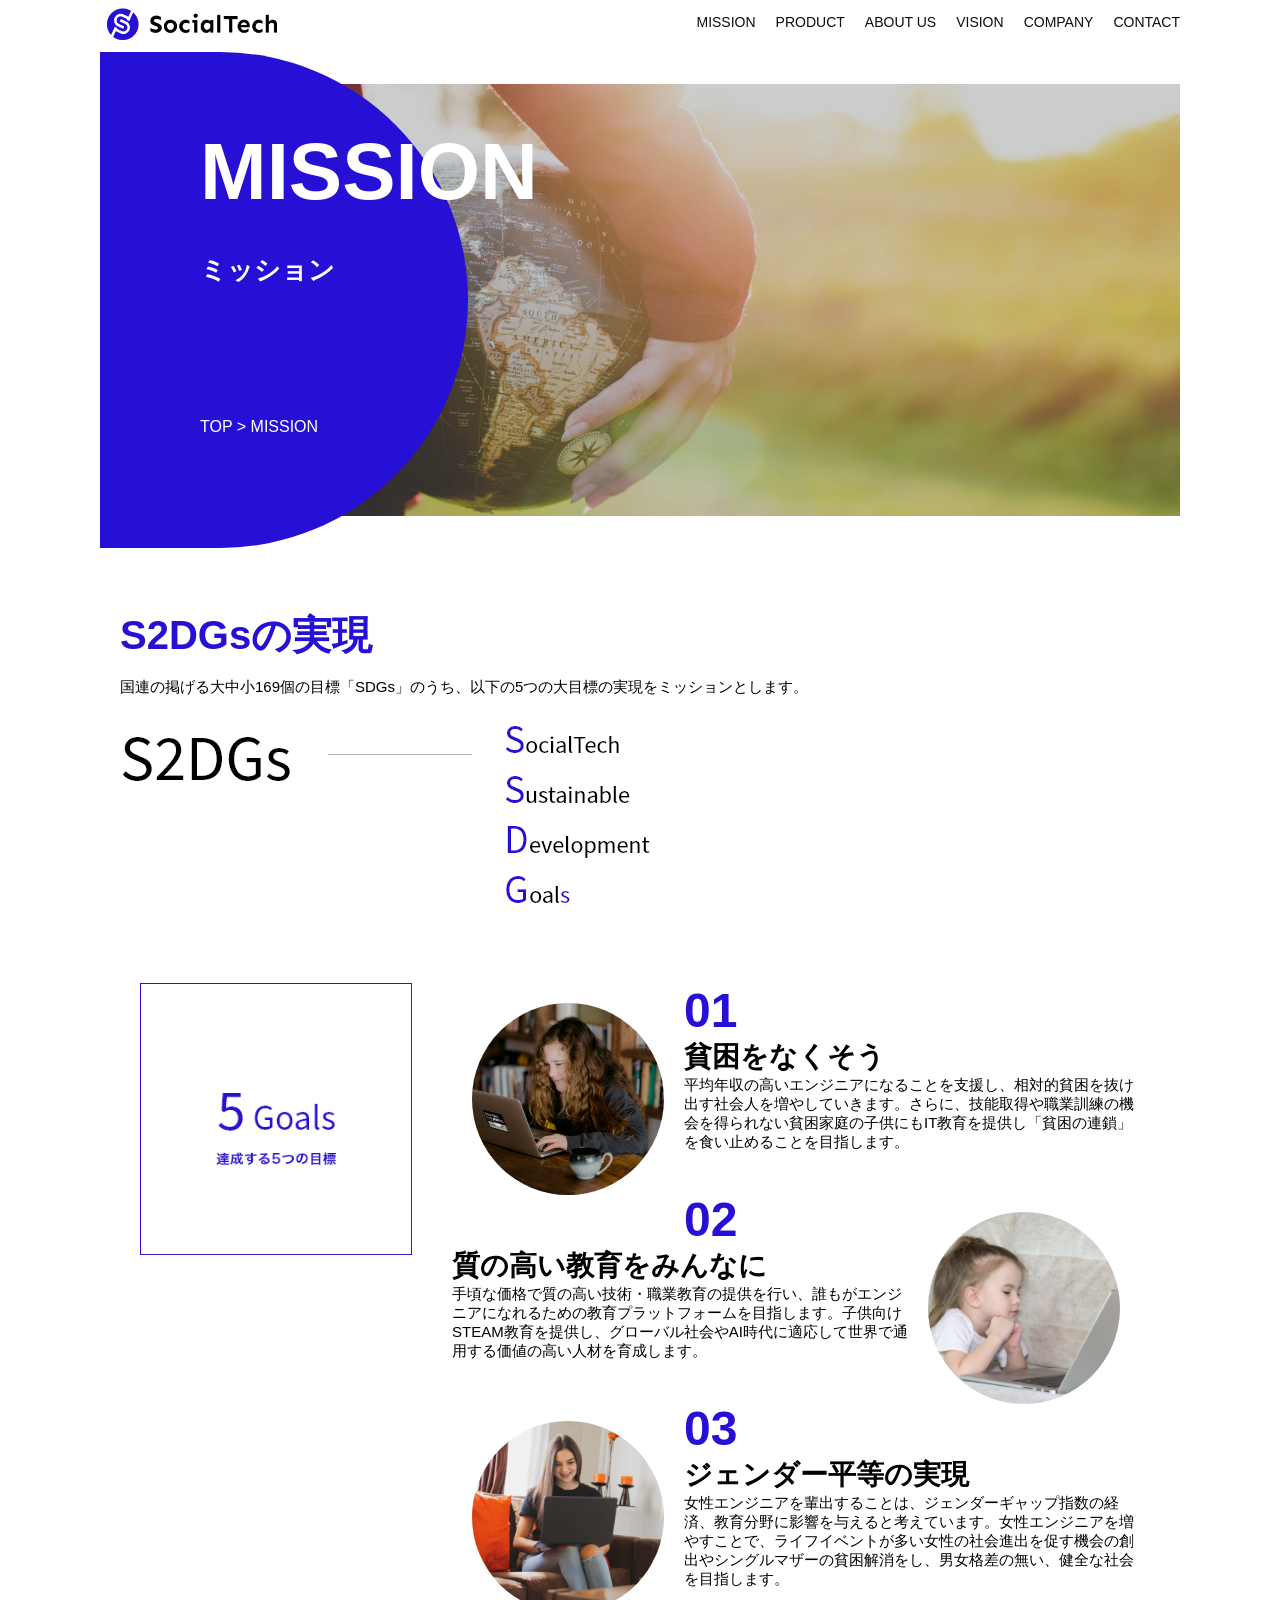
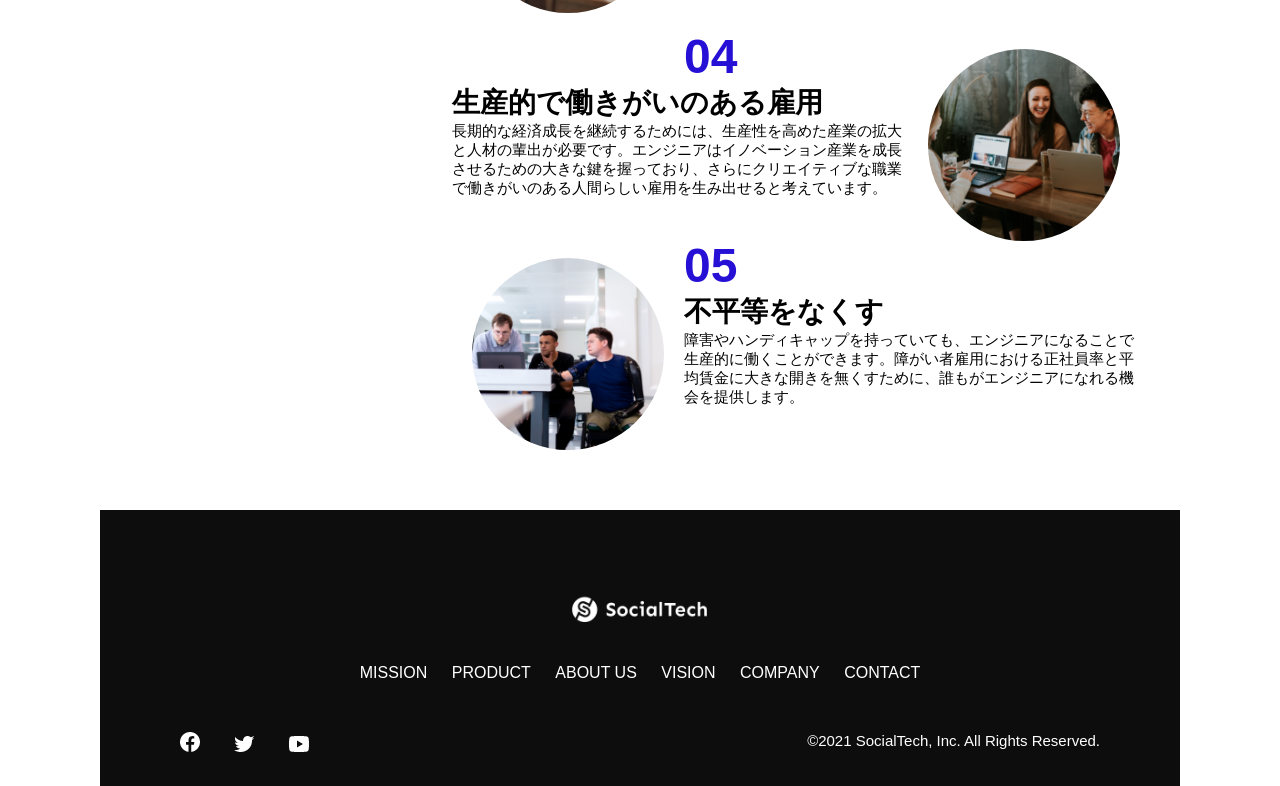
<file: kadai_tutorial_output/mission.html>
<!DOCTYPE html>
<html>
  <head>
    <title>SocialTech - MISSION ミッション -</title>
    <meta charset="UTF-8">
  <meta name="description" content="SocialTechが目指す5つの目標（S2DGs）を紹介します">
  <meta name="viewport" content="width=device-width, initial-scale=1.0">
  <link rel="stylesheet" href="style.css">
  </head>

  <body>
    <!-- ヘッダー -->
    <header>
      <!-- ロゴ -->
      <a href="index.html" id="logo">
        <img src="images/logo.png" alt="トップページに戻る">
      </a>

      <!-- PC用ナビゲーション -->
      <nav id="nav-pc">
        <ul>
          <li><a href="mission.html">MISSION</a></li>
          <li><a href="product.html">PRODUCT</a></li>
          <li><a href="index.html#aboutus">ABOUT US</a></li>
          <li><a href="index.html#vision">VISION</a></li>
          <li><a href="index.html#company">COMPANY</a></li>
          <li><a href="index.html#contact">CONTACT</a></li>
        </ul>
      </nav>

      <!-- スマホ用メニューボタン -->
      <button id="menu-sp" onclick="document.getElementById('nav-sp').style.display = 'block'">
        <img src="images/button-menu.png" alt="ナビゲーションを開く">
      </button>

      <!-- スマホ用ナビゲーション -->
      <div id="nav-sp">
        <button id="close" onclick="document.getElementById('nav-sp').style.display = 'none'">
          <img src="images/button-close.png" alt="ナビゲーションを閉じる">
        </button>

        <nav>
          <ul>
            <li>
              <a id="logo-sp" href="index.html" onclick="document.getElementById('nav-sp').style.display = 'none'"><img src="images/logo-sp.png" alt="トップページに戻る"></a>
            </li>
            <li><a class="menu" href="mission.html" onclick="document.getElementById('nav-sp').style.display = 'none'">MISSION</a></li>
            <li><a class="menu" href="product.html" onclick="document.getElementById('nav-sp').style.display = 'none'">PRODUCT</a></li>
            <li><a class="menu" href="index.html#aboutus" onclick="document.getElementById('nav-sp').style.display = 'none'">ABOUT US</a></li>
            <li><a class="menu" href="index.html#vision" onclick="document.getElementById('nav-sp').style.display = 'none'">VISION</a></li>
            <li><a class="menu" href="index.html#company" onclick="document.getElementById('nav-sp').style.display = 'none'">COMPANY</a></li>
            <li><a class="menu" href="index.html#contact" onclick="document.getElementById('nav-sp').style.display = 'none'">CONTACT</a></li>
          </ul>
        </nav>
        <div id="sns">
          <a href="https://www.facebook.com/sejuku2013">
            <img src="images/button-facebook.png" alt="Facebookのリンク">
          </a>
          <a href="https://twitter.com/samuraijuku">
            <img src="images/button-twitter.png" alt="Twitterのリンク">
          </a>
          <a href="https://www.youtube.com/channel/UCCFOQO5aDK0xXam4cUQXT8g">
            <img src="images/button-youtube.png" alt="YouTubeのリンク">
          </a>
        </div>
      </div>
    </header>

    <main>
      <article>
        <section id="mission-main">
           <div class="mission-main-inner">
             <div id="mission-title">
               <h1>MISSION<br><span>ミッション</span></h1>
               <p>TOP > MISSION</p>
             </div>
           </div>
         </section>

         <section id="mission-s2dgs">
          <h2 class="mission-h2">S2DGsの実現</h2>
        <p>国連の掲げる大中小169個の目標「SDGs」のうち、以下の5つの大目標の実現をミッションとします。</p>
         <img src="images/mission/mission-s2dgs.png" alt="S2DGs">
          </section> 

          <section id="mission-five-goals">
           <div class="five-goals-image">
             <img src="images/mission/mission-5goals.png" alt="5Goals">
           </div>
           <div class="five-goals-read">
             <div>
               <img class="fivegoals-image-left" src="images/mission/mission-5goals01.png" alt="PCを操作する女の子">
               <span class="fivegoals-number">01</span>
               <h3 class="fivegoals-h3">貧困をなくそう</h3>
               <p class="fivegoals-p">平均年収の高いエンジニアになることを支援し、相対的貧困を抜け出す社会人を増やしていきます。さらに、技能取得や職業訓練の機会を得られない貧困家庭の子供にもIT教育を提供し「貧困の連鎖」を食い止めることを目指します。</p>
             </div>
             <div>
               <img class="fivegoals-image-right" src="images/mission/mission-5goals02.png" alt="PCを見つめる小さい女の子">
               <span class="fivegoals-number">02</span>
               <h3 class="fivegoals-h3">質の高い教育をみんなに</h3>
               <p class="fivegoals-p">手頃な価格で質の高い技術・職業教育の提供を行い、誰もがエンジニアになれるための教育プラットフォームを目指します。子供向けSTEAM教育を提供し、グローバル社会やAI時代に適応して世界で通用する価値の高い人材を育成します。</p>
             </div>
             <div>
               <img class="fivegoals-image-left" src="images/mission/mission-5goals03.png" alt="PCを操作する女性">
               <span class="fivegoals-number">03</span>
               <h3 class="fivegoals-h3">ジェンダー平等の実現</h3>
               <p class="fivegoals-p">女性エンジニアを輩出することは、ジェンダーギャップ指数の経済、教育分野に影響を与えると考えています。女性エンジニアを増やすことで、ライフイベントが多い女性の社会進出を促す機会の創出やシングルマザーの貧困解消をし、男女格差の無い、健全な社会を目指します。</p>
             </div>
             <div>
               <img class="fivegoals-image-right" src="images/mission/mission-5goals04.png" alt="笑顔で話し合う3人の男女">
               <span class="fivegoals-number">04</span>
               <h3 class="fivegoals-h3">生産的で働きがいのある雇用</h3>
               <p class="fivegoals-p">長期的な経済成長を継続するためには、生産性を高めた産業の拡大と人材の輩出が必要です。エンジニアはイノベーション産業を成長させるための大きな鍵を握っており、さらにクリエイティブな職業で働きがいのある人間らしい雇用を生み出せると考えています。</p>
             </div>
             <div>
               <img class="fivegoals-image-left" src="images/mission/mission-5goals05.png" alt="障害を持つ男性が生き生きと働く様子">
               <span class="fivegoals-number">05</span>
               <h3 class="fivegoals-h3">不平等をなくす</h3>
               <p class="fivegoals-p">障害やハンディキャップを持っていても、エンジニアになることで生産的に働くことができます。障がい者雇用における正社員率と平均賃金に大きな開きを無くすために、誰もがエンジニアになれる機会を提供します。</p>
             </div>
           </div>
         </section>
          
      </article>
    </main>

    <footer>
      <div id="footer-logo">
        <img src="images/logo-sp.png" alt="SocialTech">
      </div>
      <div id="footer-link">
        <a href="mission.html">MISSION</a>
        <a href="product.html">PRODUCT</a>
        <a href="index.html#aboutus">ABOUT US</a>
        <a href="index.html#vision">VISION</a>
        <a href="index.html#company">COMPANY</a>
        <a href="index.html#contact">CONTACT</a>
      </div>
      <div id="sns-footer">
        <div class="sns-btns">
          <a href="https://www.facebook.com/sejuku2013"><img src="images/button-facebook.png" alt="Facebookのリンク"></a>
          <a href="https://twitter.com/samuraijuku"><img src="images/button-twitter.png" alt="Twitterのリンク"></a>
          <a href="https://www.youtube.com/channel/UCCFOQO5aDK0xXam4cUQXT8g"><img src="images/button-youtube.png" alt="YouTubeのリンク"></a>
        </div>
        <p id="copyright">&copy;2021 SocialTech, Inc. All Rights Reserved.</p>
      </div>
    </footer>

  </body>
</html>
</file>
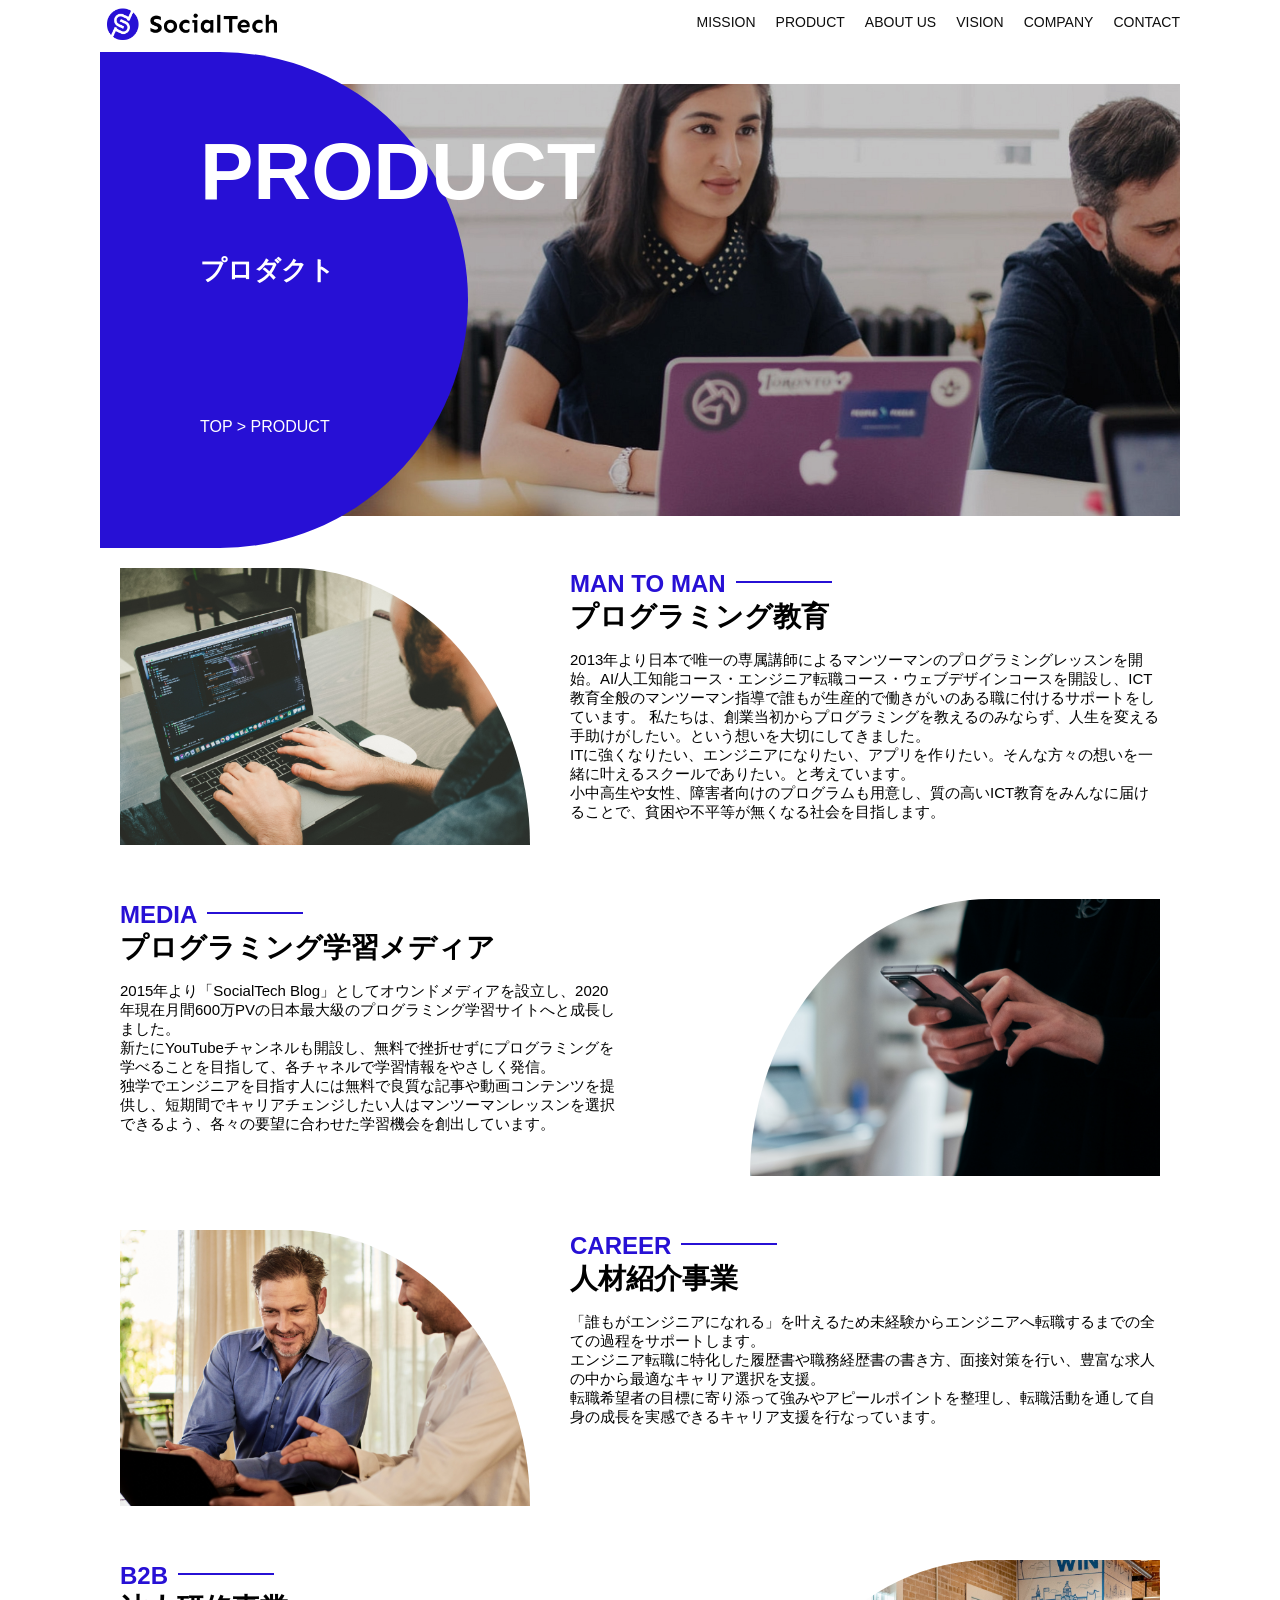
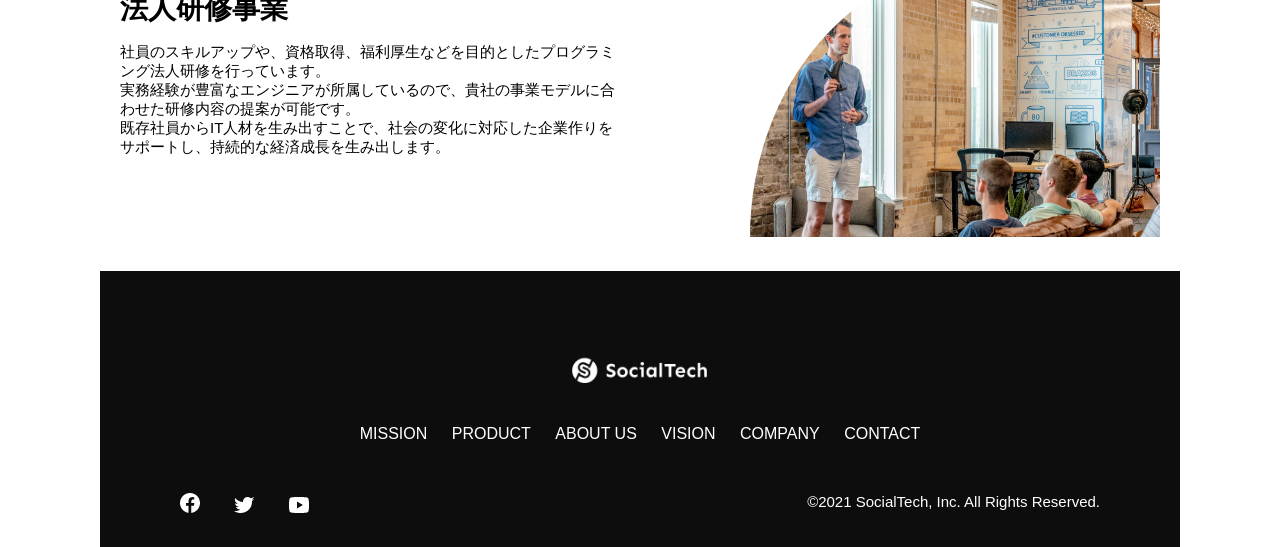
<file: kadai_tutorial_output/product.html>
<!DOCTYPE html>
<html>
  <head>
    <title>SocialTech -PRODUCT プロダクト-</title>
    <meta charset="utf-8">
    <meta name="description" content="SocialTechの4つのプロダクトを紹介します">
    <meta name="viewport" content="width=device-width, initial-scale=1.0">
    <link rel="stylesheet" href="style.css">
  </head>

  <body>
    <!-- ヘッダー -->
    <header>
      <!-- ロゴ -->
      <a href="index.html" id="logo">
        <img src="images/logo.png" alt="トップページに戻る">
      </a>

      <!-- PC用ナビゲーション -->
      <nav id="nav-pc">
        <ul>
          <li><a href="mission.html">MISSION</a></li>
          <li><a href="product.html">PRODUCT</a></li>
          <li><a href="index.html#aboutus">ABOUT US</a></li>
          <li><a href="index.html#vision">VISION</a></li>
          <li><a href="index.html#company">COMPANY</a></li>
          <li><a href="index.html#contact">CONTACT</a></li>
        </ul>
      </nav>

      <!-- スマホ用メニューボタン -->
      <button id="menu-sp" onclick="document.getElementById('nav-sp').style.display = 'block'">
        <img src="images/button-menu.png" alt="ナビゲーションを開く">
      </button>

      <!-- スマホ用ナビゲーション -->
      <div id="nav-sp">
        <button id="close" onclick="document.getElementById('nav-sp').style.display = 'none'">
          <img src="images/button-close.png" alt="ナビゲーションを閉じる">
        </button>

        <nav>
          <ul>
            <li>
              <a id="logo-sp" href="index.html" onclick="document.getElementById('nav-sp').style.display = 'none'"><img src="images/logo-sp.png" alt="トップページに戻る"></a>
            </li>
            <li><a class="menu" href="mission.html" onclick="document.getElementById('nav-sp').style.display = 'none'">MISSION</a></li>
            <li><a class="menu" href="product.html" onclick="document.getElementById('nav-sp').style.display = 'none'">PRODUCT</a></li>
            <li><a class="menu" href="index.html#aboutus" onclick="document.getElementById('nav-sp').style.display = 'none'">ABOUT US</a></li>
            <li><a class="menu" href="index.html#vision" onclick="document.getElementById('nav-sp').style.display = 'none'">VISION</a></li>
            <li><a class="menu" href="index.html#company" onclick="document.getElementById('nav-sp').style.display = 'none'">COMPANY</a></li>
            <li><a class="menu" href="index.html#contact" onclick="document.getElementById('nav-sp').style.display = 'none'">CONTACT</a></li>
          </ul>
        </nav>
        <div id="sns">
          <a href="https://www.facebook.com/sejuku2013">
            <img src="images/button-facebook.png" alt="Facebookのリンク">
          </a>
          <a href="https://twitter.com/samuraijuku">
            <img src="images/button-twitter.png" alt="Twitterのリンク">
          </a>
          <a href="https://www.youtube.com/channel/UCCFOQO5aDK0xXam4cUQXT8g">
            <img src="images/button-youtube.png" alt="YouTubeのリンク">
          </a>
        </div>
      </div>
    </header>

    <main>
      <article>
       <section id="product-main">
           <div class="product-main-inner">
             <div id="product-title">
               <h1>PRODUCT<br><span>プロダクト</span></h1>
               <p>TOP > PRODUCT</p>
             </div>
           </div>
         </section> 

          <section class="product-section product-section-left">
           <div class="product-section-img">
             <img src="images/product/product-mantoman.png" alt="PCでコードを書く男性">
           </div>
           <div class="product-read">
             <h2 class="product-h2">MAN TO MAN</h2>
             <h3 class="product-h3">プログラミング教育</h3>
             <p>
               2013年より日本で唯一の専属講師によるマンツーマンのプログラミングレッスンを開始。AI/人工知能コース・エンジニア転職コース・ウェブデザインコースを開設し、ICT教育全般のマンツーマン指導で誰もが生産的で働きがいのある職に付けるサポートをしています。 私たちは、創業当初からプログラミングを教えるのみならず、人生を変える手助けがしたい。という想いを大切にしてきました。<br>ITに強くなりたい、エンジニアになりたい、アプリを作りたい。そんな方々の想いを一緒に叶えるスクールでありたい。と考えています。<br>小中高生や女性、障害者向けのプログラムも用意し、質の高いICT教育をみんなに届けることで、貧困や不平等が無くなる社会を目指します。
             </p>
           </div>
         </section>
 
         <section class="product-section product-section-right">
           <div class="product-read">
             <h2 class="product-h2">MEDIA</h2>
             <h3 class="product-h3">プログラミング学習メディア</h3>
             <p>2015年より「SocialTech Blog」としてオウンドメディアを設立し、2020年現在月間600万PVの日本最大級のプログラミング学習サイトへと成長しました。<br>新たにYouTubeチャンネルも開設し、無料で挫折せずにプログラミングを学べることを目指して、各チャネルで学習情報をやさしく発信。<br>独学でエンジニアを目指す人には無料で良質な記事や動画コンテンツを提供し、短期間でキャリアチェンジしたい人はマンツーマンレッスンを選択できるよう、各々の要望に合わせた学習機会を創出しています。</p>
           </div>
           <div class="product-section-img">
             <img src="images/product/product-media.png" alt="スマートフォンを操作する人">
           </div>
         </section>
 
         <section class="product-section product-section-left">
           <div class="product-section-img">
             <img src="images/product/product-career.png" alt="笑顔で話し合う2人の男性">
           </div>
           <div class="product-read">
             <h2 class="product-h2">CAREER</h2>
             <h3 class="product-h3">人材紹介事業</h3>
             <p>「誰もがエンジニアになれる」を叶えるため未経験からエンジニアへ転職するまでの全ての過程をサポートします。<br>エンジニア転職に特化した履歴書や職務経歴書の書き方、面接対策を行い、豊富な求人の中から最適なキャリア選択を支援。<br>転職希望者の目標に寄り添って強みやアピールポイントを整理し、転職活動を通して自身の成長を実感できるキャリア支援を行なっています。<br></p>
           </div>
         </section>
 
         <section class="product-section product-section-right">
           <div class="product-read">
             <h2 class="product-h2">B2B</h2>
             <h3 class="product-h3">法人研修事業</h3>
             <p>社員のスキルアップや、資格取得、福利厚生などを目的としたプログラミング法人研修を行っています。<br>実務経験が豊富なエンジニアが所属しているので、貴社の事業モデルに合わせた研修内容の提案が可能です。<br>既存社員からIT人材を生み出すことで、社会の変化に対応した企業作りをサポートし、持続的な経済成長を生み出します。</p>
           </div>
           <div class="product-section-img">
             <img src="images/product/product-b2b.png" alt="講演中の男性とそれを聴く人々">
           </div>
         </section>
      </article>
    </main>

    <footer>
      <div id="footer-logo">
        <img src="images/logo-sp.png" alt="SocialTech">
      </div>
      <div id="footer-link">
        <a href="mission.html">MISSION</a>
        <a href="product.html">PRODUCT</a>
        <a href="index.html#aboutus">ABOUT US</a>
        <a href="index.html#vision">VISION</a>
        <a href="index.html#company">COMPANY</a>
        <a href="index.html#contact">CONTACT</a>
      </div>
      <div id="sns-footer">
        <div class="sns-btns">
          <a href="https://www.facebook.com/sejuku2013"><img src="images/button-facebook.png" alt="Facebookのリンク"></a>
          <a href="https://twitter.com/samuraijuku"><img src="images/button-twitter.png" alt="Twitterのリンク"></a>
          <a href="https://www.youtube.com/channel/UCCFOQO5aDK0xXam4cUQXT8g"><img src="images/button-youtube.png" alt="YouTubeのリンク"></a>
        </div>
        <p id="copyright">&copy;2021 SocialTech, Inc. All Rights Reserved.</p>
      </div>
    </footer>
    
  </body>
</html>
</file>
<file: kadai_tutorial_output/style.css>
/* PC、スマホ共通スタイル */
* {
  box-sizing: border-box;
}

p {
  font-size: 15px;
}

body {
max-width: 1080px;
  margin: 0 auto 0 auto;
  font-family: "Source Sans Pro", "Hiragino Kaku Gothic ProN", Meiryo, Arial, sans-serif;
}
/* ヘッダー */
header {
  display: flex;
  justify-content: space-between;
} 

/* ナビゲーションのレイアウト*/
#nav-pc {
  font-size: 14px;
}
 
 #nav-pc ul {
   display: flex;
   padding-left: 0;
 }
 
 #nav-pc li {
   list-style: none;
 }
 
 /* ナビゲーションのリンクの装飾設定 */
 #nav-pc a {
   text-decoration: none;
   margin-left: 20px;
   color: #0d0d0d;
 }
 
 #nav-pc a:hover {
   text-decoration: underline;
 }
 /* メインビジュアル */
#main-visual {
  position: relative;
  height: 400px;
}

#main-message {
  position: absolute;
  top: 0;
  left: 0;
  background-color: #2710d5;
  color: #ffffff;
  border-radius: 0 0 476px 0;
  max-width: 620px;
  height: 100%;
  width: 100%;
  z-index: 11;
}
#main-message > h1 {
  font-size: 60px;
  margin: 100px 0 0 50px;
}

#main-message > p {
  font-size: 28px;
  margin: 0 0 0 50px;
}
#main-visual > img {
  max-width: 620px;
  border-radius: 476px 0 0 0;
  position: absolute;
  top: 0;
  right: 0;
  z-index: 10;
}
/* 見出し */
h2 {
  margin: 40px 0 0 0;
}

h2::after {
  content: url("images/line.png");
  margin-left: 10px;
}

h3 {
  font-size: 27px;
}

/* ミッション */
#mission {
  margin: 80px auto 80px auto;
}

#mission-flex {
  display: flex;
}

#mission-flex > div {
  width: 50%;
  margin: 20px;
}

#mission-photo {
  width: 100%;
}

#s2dgs {
  margin-top: 50px;
  width: 100%;
}
/* プロダクト */
#product {
  background-color: #fafafa;
  margin: 80px 0 80px 0;
  padding: 10px 40px 0px 40px;
}

/* 外枠 */
#product .product-flex {
  margin-top: 40px;
  display: flex;
}

/* 左のカラム */
#product-left {
  width: 50%;
  margin-right: 20px;
}

/* 右のカラム */
#product-right {
  width: 50%;
  margin-left: 20px;
  margin-top: 80px;
}

/* 画像＋説明の枠 */
#product-left > div {
  position: relative;
  height: 480px;
  margin-right: 20px;
}

#product-right > div {
  position: relative;
  height: 480px;
  margin-left: 20px;
}

/* 画像 */
.product-photo {
  width: 100%;
}

/* 説明文の枠 */
.product-explain {
  background-color: #ffffff;
  position: absolute;
  left: 0;
  bottom: 50px;
  margin: 0 40px 0 40px;
  padding: 20px;
  box-shadow: 5px 5px 10px rgba(0, 0, 0, 0.05);
}

/* 説明文の英語 */
.product-explain > span {
  color: #2710d5;
  font-weight: bold;
  font-size: 16px;
  margin: 0;
}

/* 説明文の見出し */
.product-explain > h3 {
  margin: 5px 0 5px 0;
}

/* 説明文 */
.product-explain > p {
  font-size: 14px;
  margin: 0;
}

/* もっと見るボタン */
#product-more {
  text-align: center;
}

#product-more a {
  position: relative;
  bottom: -42px;
}
/* ABOUT US */
#aboutus {
  margin: 80px auto 80px auto;
}

#aboutus > h3 {
  margin-bottom: 40px;
}

.culture-table {
  width: 100%;
}

.culture-table th {
  font-size: 28px;
  text-align: left;
  padding-top: 20px;
}

.culture-num {
  font-size: 80px;
  color: #2710d5;
  padding-right: 20px;
}

.culture-en {
  color: #2710d5;
  font-size: 24px;
  display: block;
}

.culture-description {
  padding-bottom: 30px;
}
/* ABOUT US */
#aboutus {
  margin: 80px auto 80px auto;
}

/* 3つの組織文化と画像を入れる枠 */
#aboutus > div {
  display: flex;
}
/* ABOUT US */
#aboutus {
  margin: 80px auto;
}

/* 表と画像の外枠 */
#aboutus > div {
  display: flex;
}

/* 画像 */
.culture-img {
  width: 50%;
}

.culture-img2 {
  width: 100%;
  margin-top: 50px;
}
/* ABOUT US */
#aboutus {
  margin: 80px auto 80px auto;
}

/* 3つの組織文化と画像を入れる枠 */
#aboutus > div {
  display: flex;
}

/* 画像 */
.culture-img {
  width: 50%;
  align-self: flex-start;
}

.culture-img2 {
  margin-top: 50px;
  width: 100%;
}

/* 3つの組織文化の表 */
.culture-table {
  margin-right: 50px;
}

/* 番号 */
.culture-num {
  font-size: 80px;
  color: #2710d5;
  padding: 0 20px 0 0;
}

/* 見出し */
.culture-table th {
  text-align: left;
  font-size: 28px;
  font-weight: bold;
}

/* 組織文化英語 */
.culture-en {
  color: #2710d5;
  font-size: 24px;
}

/* 説明文 */
.culture-description {
  margin: 0;
}
/*======== 前略 ========*/

/* ABOUT US */
#aboutus {
  margin: 80px auto 80px auto;
}

/* ３つの組織文化と写真を入れる枠 */
#aboutus > div {
  display: flex;
}

/* 画像 */
.culture-img {
  width: 50%;
  align-self: flex-start;
}

.culture-img2 {
  margin-top: 50px;
  width: 100%;
}

/* 3つの組織文化の表 */
.culture-table {
  margin-right: 50px;
}

/* 番号 */
.culture-num {
  font-size: 80px;
  color: #2710d5;
  padding: 0 20px 0 0;
}

/* 見出し */
.culture-table th {
  text-align: left;
  font-size: 28px;
  font-weight: bold;
}

/* 組織文化英語 */
.culture-en {
  color: #2710d5;
  font-size: 24px;
}

/* 説明文 */
.culture-description {
  margin: 0;
}

 /* ビジョン */
 #vision {
   margin: 80px auto 80px auto;
 }
 
 /* セクション内の外枠*/
 #vision > div {
   display: flex;
   justify-content: space-between;
   flex-wrap: wrap;
 }
 
 /*7つの行動指針の枠*/
 .vision-box {
   width: 300px;
   height: 300px;
   margin-bottom: 30px;
   position: relative;
 }
 .vision-box > img {
  width: 100%;
  position: relative;
  z-index: 30;
}

.vision-box > div {
  position: absolute;
  top: 0;
  left: 0;
  z-index: 31;
  margin-right: 20px;
}

.vision-box > div > h4 {
  color: #2710d5;
  font-size: 19px;
  margin: 80px 0 0 0;
}

.vision-box > div > h4::first-letter {
  font-size: 40px;
}

.vision-box > div > h5 {
  font-size: 20px;
  margin: 0;
}

.vision-box > div > p {
  margin: 10px 0 0 0;
}
/* 会社概要 */
#company {
  margin: 80px auto 80px auto;
}

#company-table {
  width: 100%;
}

.tableheader {
  text-align: left;
  padding: 20px;
  border-bottom-color: #2710d5;
  border-bottom-width: 1px;
  border-bottom-style: solid;
  width: 100px;
}

.tableheader-first {
  border-top-color: #2710d5;
  border-top-width: 1px;
  border-top-style: solid;
}

.cell {
  padding: 30px;
  border-bottom-color: #ececec;
  border-bottom-width: 1px;
  border-bottom-style: solid;
}

.cell-first {
  border-top-color: #ececec;
  border-top-width: 1px;
  border-top-style: solid;
}
#company > iframe {
  width: 100%;
  height: 368px;
  margin-top: 40px;
}
/* お問い合わせ */
#contact {
  margin: 80px auto 80px auto;
}

/* 外枠 */
#contact > form > div {
  display: flex;
  flex-direction: row;
  flex-wrap: wrap;
  padding-bottom: 30px;
}

/* 左列の見出し */
.contact-heading {
  width: 240px;
  align-self: center;
}

/* 見出しのラベル */
.contact-label {
  font-weight: bold;
}

/* 必須 */
.contact-span {
  color: #ce2222;
  margin: 0 0 0 20px;
  font-weight: bold;
}
/* テキストボックス */
 .contact-textbox {
   border-top: 0px;
   border-left: 0px;
   border-right: 0px;
   border-bottom-width: 1px;
   border-bottom-color: #707070;
   border-style: solid;
   background-color: #fafafa;
   width: 400px;
   height: 56px;
 }
 
 /* お問い合わせ内容のテキストエリア */
 .contact-textarea {
   border-top: 0px;
   border-left: 0px;
   border-right: 0px;
   border-bottom-width: 1px;
   border-bottom-color: #707070;
   background-color: #fafafa;
   width: 400px;
   height: 200px;
}
/* 個人情報の取り扱い */
 #contact dt {
   font-weight: bold;
 }
 
 #contact dd {
   margin: 0 0 16px 0;
 }
 
 #contact dd p {
   margin: 0;
 }
 
 #contact dd ul {
   padding-left: 0;
 }
 
 #contact dd li {
   margin-bottom: 0;
   list-style: none;
 }
 /* フッター */
 footer {
   background-color: #0d0d0d;
   text-align: center;
   padding: 80px 80px 30px 80px;
 }
 
 #footer-logo {
   margin-bottom: 30px;
 }
 #footer-link {
   margin-bottom: 50px;
 }
 
 #footer-link > a {
   text-decoration: none;
   margin: 10px;
   color: #ffffff;
 }
 
 #footer-link > a:hover {
   text-decoration: underline;
 }
 #sns-footer {
   display: flex;
   justify-content: space-between;
 }
 
 #sns-footer a {
   margin-right: 30px;
 }
 
 #copyright {
   color: #ffffff;
   margin: 0;
 }

 
/*======== 前略 ========*/
#sns-footer {
  display: flex;
  justify-content: space-between;
}

#sns-footer a {
  margin-right: 30px;
}

#copyright {
  color: #ffffff;
  margin: 0;
}

 /* mission.html用スタイル */
 /* ミッションのメインビジュアル */
 .mission-main-inner {
   background-image: url("images/mission/mission-main.png");
   background-repeat: no-repeat;
   background-position-y: center;
 }
 
 #mission-title {
   background-color: #2710d5;
   width: 368px;
   color: #ffffff;
   height: 496px;
   border-radius: 0 248px 248px 0;
   position: relative;
 }
 
 #mission-title h1 {
   position: absolute;
   top: 0;
   left: 100px;
   font-size: 80px;
   line-height: 1;
 }
 
 #mission-title h1 span {
   font-size: 26px;
 }
 
 #mission-title > p {
   position: absolute;
   top: 350px;
   left: 100px;
   font-size: 16px;
 }

 #mission-s2dgs {
  padding: 20px;

 }

 .mission-h2 {
  color: #2710d5;
  font-size: 40px;

 }
 .mission-h2::after {
  content: none;
 }
 /* ミッションページ　5つのゴールの設定 */
 #mission-five-goals {
   padding: 20px;
   display: flex;
 }
 
 #mission-five-goals .five-goals-image {
   width: 30%;
   padding: 20px;
 }
 
 #mission-five-goals .five-goals-image img {
   width: 100%;
 }
 
 #mission-five-goals .five-goals-read {
   width: 70%;
   padding: 20px;
 }
 
 #mission-five-goals .five-goals-read > div {
   margin-bottom: 40px;
 }
 
 .fivegoals-image-right {
   float: right;
   margin: 20px;
 }
 
 .fivegoals-image-left {
   float: left;
   margin: 20px;
 }
 
 .fivegoals-number {
   color: #2710d5;
   font-size: 48px;
   font-weight: bold;
   margin: 0;
 }
 
 .fivegoals-h3 {
   font-size: 28px;
   margin: 0;
 }
 
 .fivegoals-p {
   margin: 0;
 }
/* プロダクトページ */
 .product-main-inner {
   background-image: url("images/product/product-main.png");
   background-repeat: no-repeat;
   background-position-y: center;
 }
 
 #product-title {
   background-color: #2710d5;
   width: 368px;
   color: #ffffff;
   height: 496px;
   border-radius: 0 248px 248px 0;
   position: relative;
 }
 
 #product-title h1 {
   position: absolute;
   top: 0;
   left: 100px;
   font-size: 80px;
   line-height: 1;
 }
 
 #product-title h1 span {
   font-size: 26px;
 }
 
 #product-title > p {
   position: absolute;
   top: 350px;
   left: 100px;
   font-size: 16px;
 }
 /* セクション */
 .product-section {
   display: flex;
   padding: 20px 20px 0;
 }
 
 .product-section .product-section-img {
   width: 450px;
 }
 
 /* 左が画像のセクション*/
 .product-section-left .product-section-img img {
   width: 100%;
   padding: 0 40px 30px 0;
   border-radius: 0 432px 0 0;
 }
 
 .product-section-left .product-read {
   width: 50%;
   flex-grow: 1;
 }
 
 .product-section-left .product-read p {
   margin-bottom: 0;
 }
 
 /* 右が画像のセクション*/
 .product-section-right {
   justify-content: space-between;
 }
 
 .product-section-right .product-section-img img {
   width: 100%;
   padding: 0 0 30px 40px;
   border-radius: 432px 0 0 0;
 }
 
 .product-section-right .product-read {
   width: 500px;
 }
 
 .product-h2 {
   color: #2710d5;
   font-size: 24px;
   margin: 0;
 }
 
 .product-h3 {
   font-size: 28px;
   margin: 0;
 }



/*====================
 スマートフォン用のスタイル
=====================*/


 /* スマホ用メニューはPCでは非表示 */

#menu-sp {
  display: none;
}

#nav-sp {
  display: none;
}
  /*====================
  スマートフォン用のスタイル
 =====================*/
 @media screen and (max-width: 767px) {
   /* PC用ナビゲーション非表示 */
   #nav-pc {display: none;
  }
   /* ハンバーガーメニュー */
   #menu-sp {
     display: block;
     background-color: transparent;
     float: right;
     padding: 0;
     border: none;
   }
 
   /* スマホ用ナビゲーションの表示切替*/
   /* 初期状態、レイアウトと非表示設定 */
   #nav-sp {
     background-color: #2710d5;
     position: fixed;
     left: 0;
     top: 0;
     height: 100%;
     width: 100%;
     display: none;
     z-index: 100;
   }
   
   /* ×ボタン */
   #close {
     position: absolute;
     top: 20px;
     right: 20px;
     background-color: transparent;
     border: none;
   }
 
   #nav-sp nav ul {
     padding-left: 0;
   }
 
   #nav-sp nav li {
     list-style: none;
   }
 
   /* ナビゲーションメニュー用ロゴ */
   #logo-sp {
     margin: 80px 0 30px 20px;
   } 
    /* ナビゲーションのリンクの装飾設定 */
  #nav-sp nav a {
    display: block;
    color: #ffffff;
  }
 
  #nav-sp nav a:hover {
     text-decoration: underline;
   }
 
   #nav-sp .menu {
     text-decoration: none;
     margin: 0 20px 0 20px;
     height: 44px;
     font-size: 16px;
     background-image: url("images/arrow.png");
     background-repeat: no-repeat;
     background-position: right top;
   }
   #sns {
    position: absolute;
    bottom: 20px;
    left: 20px;
  }

  #sns > a {
    margin-right: 30px;
  }
  #main-visual{
    position: relative;
    height: 470px;
  }
  #main-visual > div {
    text-align: center;
  height: 280px;
  }
  #main-visual h1 {
  font-size: 28px;
  margin: 90px 0 0 0;

  } 
  #main-visual > div > p {
  margin: 0;
  font-size: 15px;
  } 
  #main-visual > img {
  width: 100%;
  border-radius: 476px 0 0 0;
  top: auto;
  bottom: 0;
  }
  h2 {
    margin: 15px 0 15px 0;
  }

  h3 {
    font-size: 24px;
    margin: 10px 0 0 0;
  }
#mission {
  margin: 20px 0 20px 0;
  padding: 0 20px 0 20px;
}
#mission-flex {
  flex-direction: column;
}
#mission-flex > div {
  width: 100%;
  margin: 0;
}
#product {
  margin: 0;
  padding: 10px 20px 0 20px;
}
#product .product-flex {
  flex-direction: column;
  margin: 0;
}
#product-left,
#product-right {
  width: 100%;
  margin: 0;
}
#product-left > div,
#product-right > div {
  height: auto;
  margin: 0;
}
.product-explain {
  position: relative;
  margin: 0;
}
.product-explain > h3 {
  margin: 10px 0 10px 0;
  font-size: 24px;
}

#product-more {
  text-align: left;
}
#aboutus {
  margin: 80px 20px 80px 20px;
}
#aboutus > div {
  flex-direction: column;
}

.culture-table th {
  font-size: 16px;
}
.culture-table {
  margin-right: 0;
  padding-right: 20px;
  order: 2;
}
.culture-img{
  width: 100%;
  order: 1;
}
.culture-img2 {
  margin-top: 0;
}
.culture-num {
  padding: 0;
}
.culture-description {
  margin: 0;
 
}
#vison {
  margin: 80px 20px 80px 20px;
}
.vison-box > img {
  position: absolute;
  top: 0;
  left: 0;
}
.vision-box > div > h4 {
  margin: 60px 0 0 0;
}
#company {
  margin: 0 20px 0 20px;
}
#company > h3 {
  margin-bottom: 20px;
}
.tableheader {
  width: 50px;
}
.cell{
  padding: 20px;
}
#company > iframe {
  height: 240px;
}
#contact {
  margin: 80px 20px 80px 20px;
}
#contact > h3 {
  margin-bottom: 20px;
}
#contact > form > div {
  flex-direction: column;
  margin-bottom: 20px;
}
.contact-heading {
  align-self: auto;
  margin-bottom: 20px;
}
.contact-textbox {
  min-width: 300px;
  width: 100%;
}
.contact-textarea {
  height: 150px;
  width: 100%;
}
.radiobutton {
  margin-bottom:  20px;
}
footer {
  padding: 30px 20px 50px 20px;
  text-align: left;
}
#footer-link > a {
  maegin: 0 20px 30px 0;
  display: block;
  background-image:url("images/arrow.png");
  background-repeat: no-repeat;
  background-position: right top;
}
#footer-link > a:hover{
  text-decoration: underline;
}
#sns-footer {
  flex-direction: column;
  justify-content: flex-start;
}
#copyright {
  font-size:12px;
  margin-top: 30px;
}
 #mission-main {
     height: 256px;
     margin-top: 4%;
     position: relative;
   }
 
   .mission-main-inner {
     height: 80%;
     background-size: cover;
   }
 
   #mission-title {
     width: 136px;
     height: 256px;
     position: absolute;
     top: -10%;
   }
 
   #mission-title h1 {
     left: 20px;
     font-size: 40px;
   }
 
   #mission-title h1 span {
     font-size: 18px;
   }
 
   #mission-title > p {
     top: 180px;
     left: 20px;
     font-size: 13px;
   }
   /* ミッションページ　S2DGSの設定 */
    .mission-h2 {
      font-size: 38px;
      margin: 0px;
    }
  
    .mission-h2::after {
      content: none;
    }
  
    #mission-s2dgs > img {
      width: 100%;
    }
    /* ミッションページ　5つのゴールの設定 */
   #mission-five-goals {
     flex-direction: column;
   }
 
   #mission-five-goals > div {
     padding: 0;
   }
 
   #mission-five-goals .five-goals-image,
   #mission-five-goals .five-goals-read {
     width: 100%;
     padding: 0;
   }
 
   #mission-five-goals .five-goals-read > div {
     display: flex;
     flex-direction: column;
   }
 
   .fivegoals-image-right,
   .fivegoals-image-left {
     align-self: center;
   }

#product-main {
  height: 256px;
  margin-top: 4%;
  position: relative;

}
.product-main-inner {
  height: 80%;
  background-size: cover;

}
#product-title {
  width: 136px;
  height: 256px;
  position: absolute;
  top: -10%;

}
#product-title h1 {
  left: 20px;
  font-size: 40px;

}
#product-title h1 span {
  font-size: 18px;
}
#product-title > p {
  top: 180px;
  left: 20px;
  font-size: 13px;
}
  /* セクション */
   .product-section {
     flex-direction: column;
   }
 
   .product-section .product-section-img {
     width: 100%;
   }
   
   .product-section .product-section-img img {
     width: 100%;
     padding: 0;
   }
 
   /* 左が画像のセクション*/
   .product-section-left .product-section-img img {
     border-radius: 0 300px 0 0;
   }
 
   .product-section-left .product-read {
     width: 100%;
     flex-grow: 1;
   }
 
   /* 右が画像のセクション*/
   .product-section-right .product-section-img img {
     order: 1;
     border-radius: 300px 0 0 0;
   }
 
   .product-section-right .product-read {
     order: 2;
     width: 100%;
   }
  }




  
  ♯nav-sp,
  #menu-sp {
  sisplay: none;
  }
</file>
